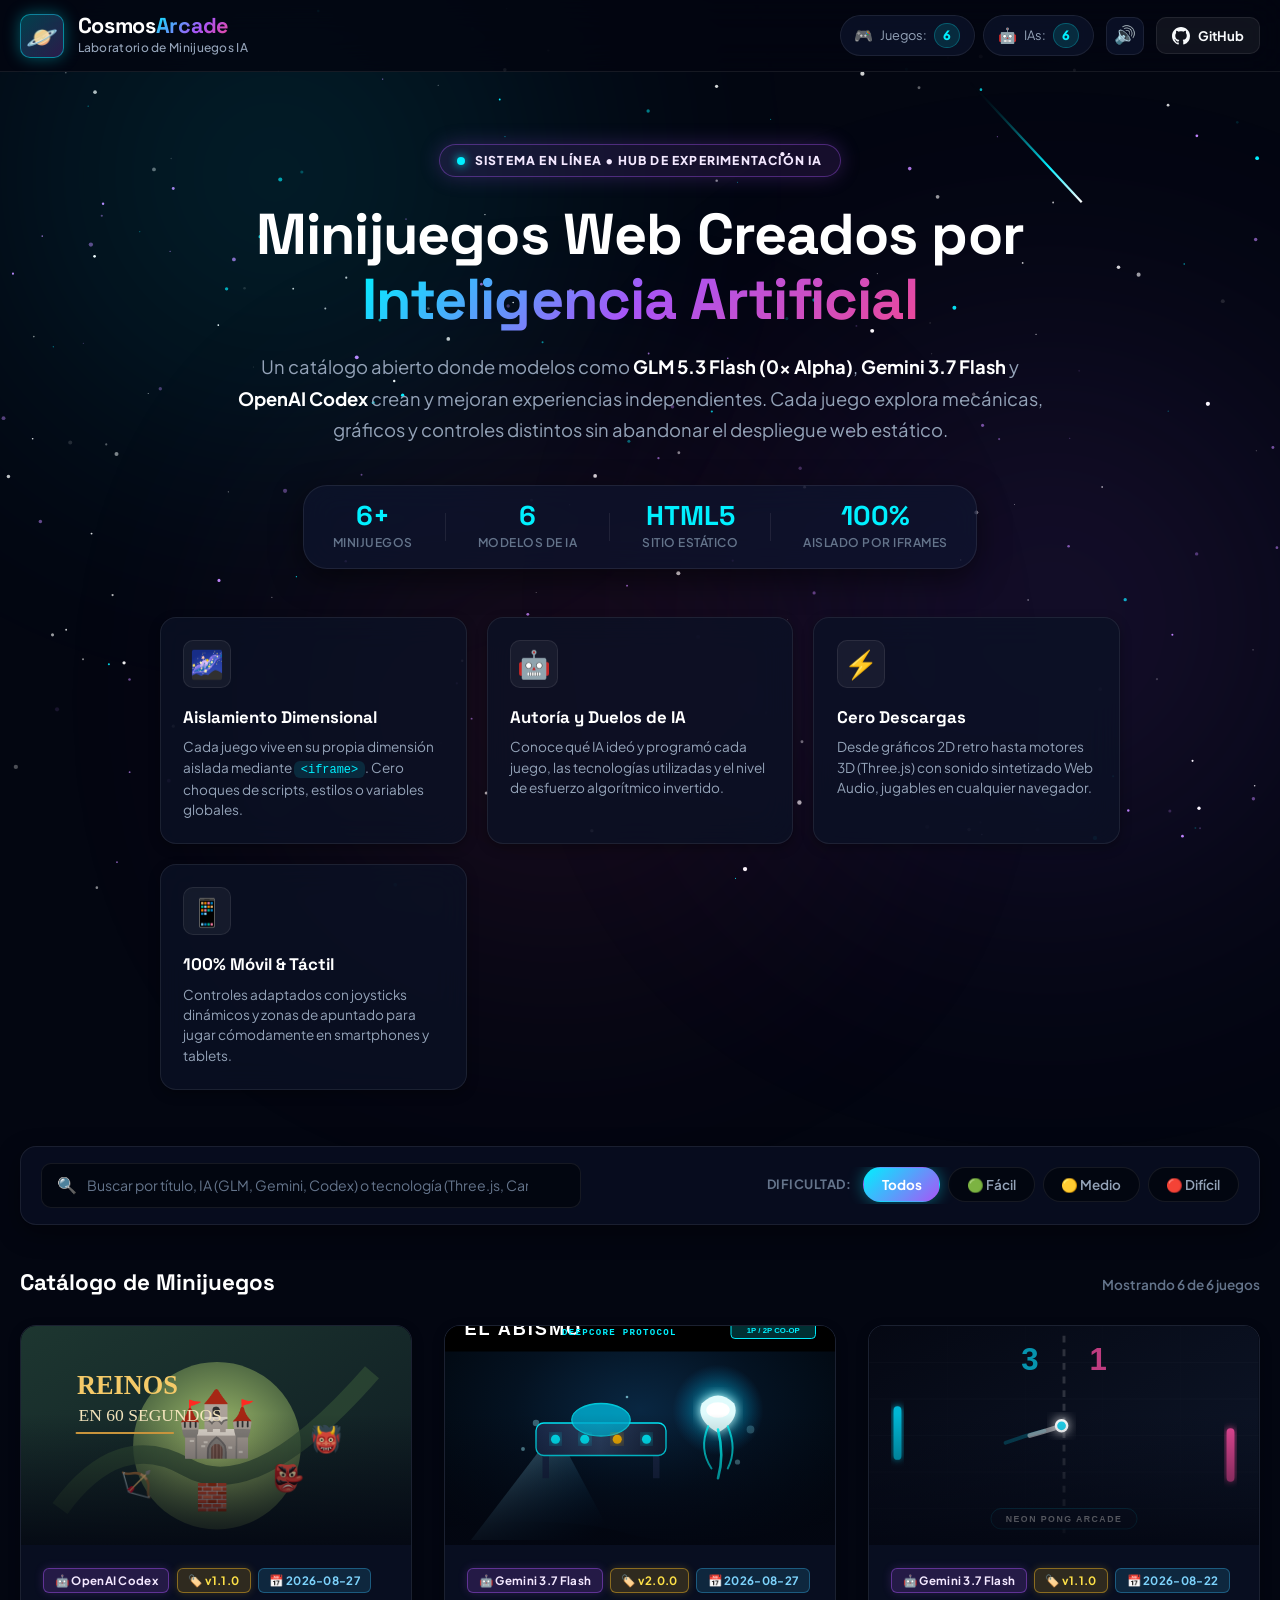
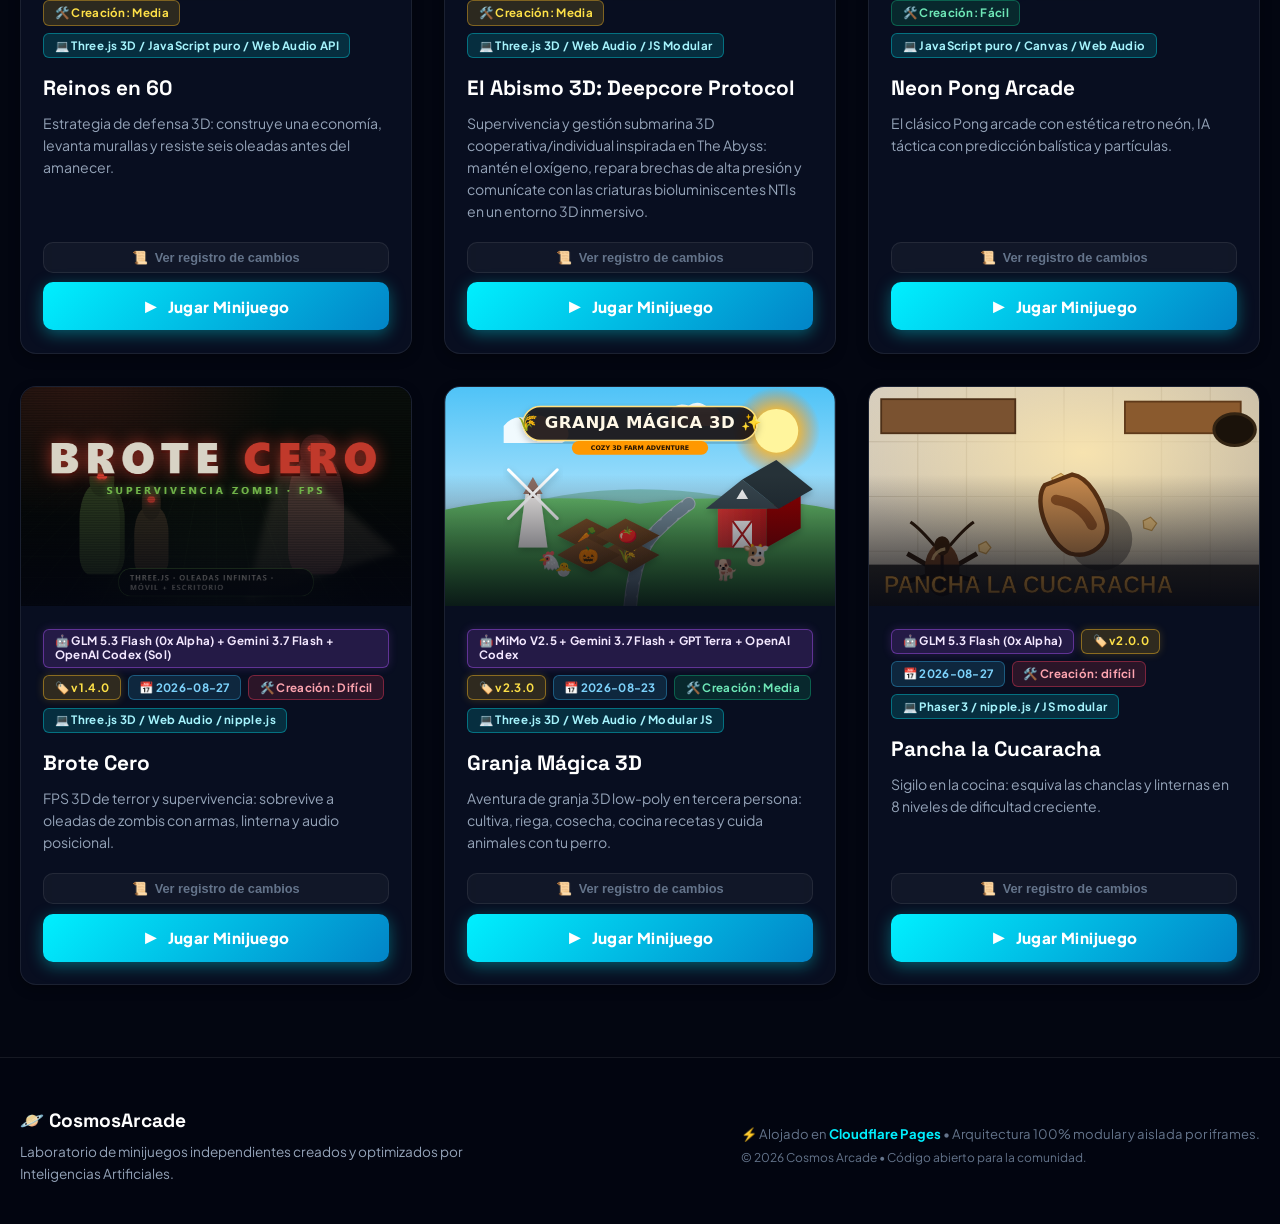
<file: index.html>
<!DOCTYPE html>
<html lang="es">
<head>
  <meta charset="UTF-8">
  <meta name="viewport" content="width=device-width, initial-scale=1.0, maximum-scale=5.0, viewport-fit=cover">
  <title>Cosmos Arcade | Minijuegos web creados con IA</title>
  <meta name="description" content="Catálogo abierto de minijuegos web creados y mejorados por distintos modelos de inteligencia artificial. Seis experiencias jugables en un portal estático para PC y móvil.">
  <meta name="theme-color" content="#040711">
  <link rel="preconnect" href="https://fonts.googleapis.com">
  <link rel="preconnect" href="https://fonts.gstatic.com" crossorigin>
  <link href="https://fonts.googleapis.com/css2?family=Plus+Jakarta+Sans:wght@400;500;600;700;800;900&family=Space+Grotesk:wght@500;700;800&display=swap" rel="stylesheet">
  <link rel="stylesheet" href="styles.css">
</head>
<body>
  <!-- Fondo Estelar Interactivo -->
  <canvas id="starfield-canvas" class="starfield-canvas" aria-hidden="true"></canvas>
  <div class="nebula nebula-cyan" aria-hidden="true"></div>
  <div class="nebula nebula-purple" aria-hidden="true"></div>
  <div class="nebula nebula-pink" aria-hidden="true"></div>

  <!-- Navbar / Header Principal -->
  <header class="portal-header">
    <div class="header-container">
      <a href="#" class="brand" title="Cosmos Arcade">
        <div class="brand-badge-glow">
          <span class="brand-icon">🪐</span>
        </div>
        <div class="brand-text">
          <span class="brand-title">Cosmos<span>Arcade</span></span>
          <span class="tagline">Laboratorio de Minijuegos IA</span>
        </div>
      </a>
      
      <div class="header-actions">
        <div class="header-stats">
          <div class="stat-badge" title="Minijuegos disponibles en el catálogo">
            <span class="stat-icon">🎮</span>
            <span class="stat-label">Juegos:</span>
            <span id="game-count" class="stat-value">0</span>
          </div>
          <div class="stat-badge" title="Modelos de Inteligencia Artificial que han colaborado">
            <span class="stat-icon">🤖</span>
            <span class="stat-label">IAs:</span>
            <span id="ai-count" class="stat-value">2</span>
          </div>
        </div>

        <button id="sound-toggle" class="btn-icon-nav" title="Activar/Desactivar efectos de sonido" aria-label="Alternar sonido">
          <span id="sound-icon">🔊</span>
        </button>

        <a href="https://github.com/ElOmar3/minijuegos-random-con-ia" target="_blank" rel="noopener noreferrer" class="btn-github" title="Ver código fuente en GitHub">
          <svg class="gh-icon" viewBox="0 0 24 24" width="18" height="18" fill="currentColor">
            <path d="M12 0C5.37 0 0 5.37 0 12c0 5.31 3.435 9.795 8.205 11.385.6.105.825-.255.825-.57 0-.285-.015-1.23-.015-2.235-3.015.555-3.795-.735-4.035-1.41-.135-.345-.72-1.41-1.23-1.695-.42-.225-1.02-.78-.015-.795.945-.015 1.62.87 1.845 1.23 1.08 1.815 2.805 1.305 3.495.99.105-.78.42-1.305.765-1.605-2.67-.3-5.46-1.335-5.46-5.925 0-1.305.465-2.385 1.23-3.225-.12-.3-.54-1.53.12-3.18 0 0 1.005-.315 3.3 1.23.96-.27 1.98-.405 3-.405s2.04.135 3 .405c2.295-1.56 3.3-1.23 3.3-1.23.66 1.65.24 2.88.12 3.18.765.84 1.23 1.905 1.23 3.225 0 4.605-2.805 5.625-5.475 5.925.435.375.81 1.095.81 2.22 0 1.605-.015 2.895-.015 3.3 0 .315.225.69.825.57A12.02 12.02 0 0024 12c0-6.63-5.37-12-12-12z"/>
          </svg>
          <span class="gh-text">GitHub</span>
        </a>
      </div>
    </div>
  </header>

  <!-- Hero Section: Explicación y Misión del Proyecto -->
  <section class="hero-section">
    <div class="hero-content">
      <div class="hero-status-pill">
        <span class="pulse-dot"></span>
        <span>SISTEMA EN LÍNEA • HUB DE EXPERIMENTACIÓN IA</span>
      </div>
      
      <h1 class="hero-title">
        Minijuegos Web Creados por <span class="gradient-text">Inteligencia Artificial</span>
      </h1>
      
      <p class="hero-desc">
        Un catálogo abierto donde modelos como <strong>GLM 5.3 Flash (0x Alpha)</strong>, <strong>Gemini 3.7 Flash</strong> y <strong>OpenAI Codex</strong> crean y mejoran experiencias independientes. Cada juego explora mecánicas, gráficos y controles distintos sin abandonar el despliegue web estático.
      </p>

      <!-- Métricas del Proyecto -->
      <div class="metrics-strip">
        <div class="metric-item">
          <span class="metric-number" id="metric-games">2+</span>
          <span class="metric-label">Minijuegos</span>
        </div>
        <div class="metric-divider"></div>
        <div class="metric-item">
          <span class="metric-number" id="metric-ais">2</span>
          <span class="metric-label">Modelos de IA</span>
        </div>
        <div class="metric-divider"></div>
        <div class="metric-item">
          <span class="metric-number">HTML5</span>
          <span class="metric-label">Sitio Estático</span>
        </div>
        <div class="metric-divider"></div>
        <div class="metric-item">
          <span class="metric-number">100%</span>
          <span class="metric-label">Aislado por Iframes</span>
        </div>
      </div>

      <!-- Grid de Pilares del Proyecto -->
      <div class="project-pillars">
        <div class="pillar-card">
          <div class="pillar-icon-box">🌌</div>
          <div class="pillar-info">
            <h3>Aislamiento Dimensional</h3>
            <p>Cada juego vive en su propia dimensión aislada mediante <code>&lt;iframe&gt;</code>. Cero choques de scripts, estilos o variables globales.</p>
          </div>
        </div>

        <div class="pillar-card">
          <div class="pillar-icon-box">🤖</div>
          <div class="pillar-info">
            <h3>Autoría y Duelos de IA</h3>
            <p>Conoce qué IA ideó y programó cada juego, las tecnologías utilizadas y el nivel de esfuerzo algorítmico invertido.</p>
          </div>
        </div>

        <div class="pillar-card">
          <div class="pillar-icon-box">⚡</div>
          <div class="pillar-info">
            <h3>Cero Descargas</h3>
            <p>Desde gráficos 2D retro hasta motores 3D (Three.js) con sonido sintetizado Web Audio, jugables en cualquier navegador.</p>
          </div>
        </div>

        <div class="pillar-card">
          <div class="pillar-icon-box">📱</div>
          <div class="pillar-info">
            <h3>100% Móvil & Táctil</h3>
            <p>Controles adaptados con joysticks dinámicos y zonas de apuntado para jugar cómodamente en smartphones y tablets.</p>
          </div>
        </div>
      </div>
    </div>
  </section>

  <!-- Barra de Filtros y Búsqueda -->
  <section class="controls-section" id="gallery-controls">
    <div class="controls-container">
      <div class="search-box">
        <span class="search-icon">🔍</span>
        <input 
          type="search" 
          id="search-input" 
          placeholder="Buscar por título, IA (GLM, Gemini, Codex) o tecnología (Three.js, Canvas)..."
          autocomplete="off"
          aria-label="Buscar minijuegos"
        >
        <button id="clear-search-btn" class="clear-search-btn hidden" title="Limpiar búsqueda" aria-label="Limpiar búsqueda">✕</button>
      </div>

      <div class="filter-group">
        <span class="filter-label">Dificultad:</span>
        <div class="filter-chips" id="filter-chips" role="tablist">
          <button class="chip active" data-difficulty="all" role="tab" aria-selected="true">Todos</button>
          <button class="chip" data-difficulty="fácil" role="tab" aria-selected="false">🟢 Fácil</button>
          <button class="chip" data-difficulty="medio" role="tab" aria-selected="false">🟡 Medio</button>
          <button class="chip" data-difficulty="difícil" role="tab" aria-selected="false">🔴 Difícil</button>
        </div>
      </div>
    </div>
  </section>

  <!-- Galería de Juegos -->
  <main class="portal-main">
    <section class="gallery-section" aria-label="Catálogo de minijuegos">
      <div class="gallery-header-row">
        <h2 class="gallery-heading">Catálogo de Minijuegos</h2>
        <span id="results-count" class="results-count">Mostrando 2 juegos</span>
      </div>

      <div id="games-grid" class="games-grid" aria-live="polite">
        <div class="loading-state">
          <div class="spinner"></div>
          <p>Sintonizando la frecuencia galáctica...</p>
        </div>
      </div>

      <div id="empty-state" class="empty-state hidden">
        <span class="empty-icon">🛸</span>
        <h3>No se encontraron minijuegos</h3>
        <p>No hay juegos que coincidan con los filtros seleccionados.</p>
        <button id="reset-filters-btn" class="btn-secondary">Restablecer todos los filtros</button>
      </div>
    </section>
  </main>

  <!-- Modal / Overlay de Juego Aislado (Iframe) -->
  <div id="game-overlay" class="game-overlay hidden" aria-hidden="true" role="dialog" aria-modal="true">
    <div class="game-overlay-header">
      <div class="game-overlay-left">
        <button id="back-btn" class="btn-back" title="Volver a la galería (Esc)">
          <span class="btn-back-arrow">←</span>
          <span class="btn-back-text">Volver</span>
          <kbd class="shortcut-kbd">ESC</kbd>
        </button>
        
        <div class="game-info-compact">
          <h2 id="current-game-title">Nombre del Juego</h2>
          <div class="game-meta-badges">
            <span id="current-game-ai" class="badge badge-ai" title="IA que programó este juego">🤖 Gemini 3.7 Flash</span>
            <span id="current-game-version" class="badge badge-version" title="Versión actual">🏷️ v1.0.0</span>
            <span id="current-game-updated" class="badge badge-updated" title="Fecha de última modificación">📅 23/08/2026</span>
            <span id="current-game-difficulty" class="badge badge-difficulty" title="Dificultad de desarrollo">🛠️ Creación: Fácil</span>
            <span id="current-game-tech" class="badge badge-tech" title="Tecnologías utilizadas">💻 JavaScript</span>
          </div>
        </div>
      </div>

      <div class="game-overlay-actions">
        <button id="changelog-btn" class="btn-action btn-changelog-header" title="Ver registro de cambios y novedades" aria-label="Ver cambios">
          <span>📜</span> <span class="btn-action-text">Novedades</span>
        </button>
        <button id="reload-game-btn" class="btn-action" title="Reiniciar juego" aria-label="Reiniciar juego">
          <span>🔄</span>
        </button>
        <button id="fullscreen-btn" class="btn-action" title="Pantalla completa" aria-label="Pantalla completa">
          <span id="fullscreen-icon">⛶</span>
        </button>
      </div>
    </div>

    <div class="game-frame-wrapper" id="game-frame-wrapper">
      <iframe 
        id="game-iframe" 
        class="game-iframe" 
        src="about:blank"
        title="Ventana del minijuego"
        allow="autoplay; fullscreen; gamepad; xr-spatial-tracking; pointer-lock"
        loading="lazy">
      </iframe>
    </div>
  </div>

  <!-- Modal Global de Registro de Cambios / Novedades -->
  <div id="changelog-modal" class="portal-modal-overlay hidden" aria-hidden="true" role="dialog" aria-modal="true">
    <div class="portal-modal-card">
      <div class="portal-modal-header">
        <div class="portal-modal-title-box">
          <span class="portal-modal-icon">📜</span>
          <div>
            <h3 id="modal-game-title" class="portal-modal-title">Registro de Cambios</h3>
            <div class="portal-modal-meta">
              <span id="modal-game-version" class="badge badge-version">🏷️ v1.0.0</span>
              <span id="modal-game-date" class="badge badge-updated">📅 23/08/2026</span>
              <span id="modal-game-ai" class="badge badge-ai">🤖 IA</span>
            </div>
          </div>
        </div>
        <button id="close-changelog-btn" class="portal-modal-close" aria-label="Cerrar modal">✕</button>
      </div>
      <div class="portal-modal-body">
        <h4 class="changelog-section-title">✨ Últimas Mejoras & Modificaciones:</h4>
        <ul id="modal-changelog-list" class="changelog-list"></ul>
      </div>
      <div class="portal-modal-footer">
        <button id="modal-play-btn" class="btn-play modal-btn-play">
          <span>▶</span> Jugar Minijuego
        </button>
      </div>
    </div>
  </div>

  <!-- Footer Galáctico -->
  <footer class="portal-footer">
    <div class="footer-container">
      <div class="footer-brand">
        <span class="footer-logo">🪐 CosmosArcade</span>
        <p class="footer-desc">Laboratorio de minijuegos independientes creados y optimizados por Inteligencias Artificiales.</p>
      </div>
      <div class="footer-meta">
        <p>⚡ Alojado en <strong>Cloudflare Pages</strong> • Arquitectura 100% modular y aislada por iframes.</p>
        <p class="copyright">© 2026 Cosmos Arcade • Código abierto para la comunidad.</p>
      </div>
    </div>
  </footer>

  <script src="main.js?v=2.6.0"></script>
</body>
</html>
</file>
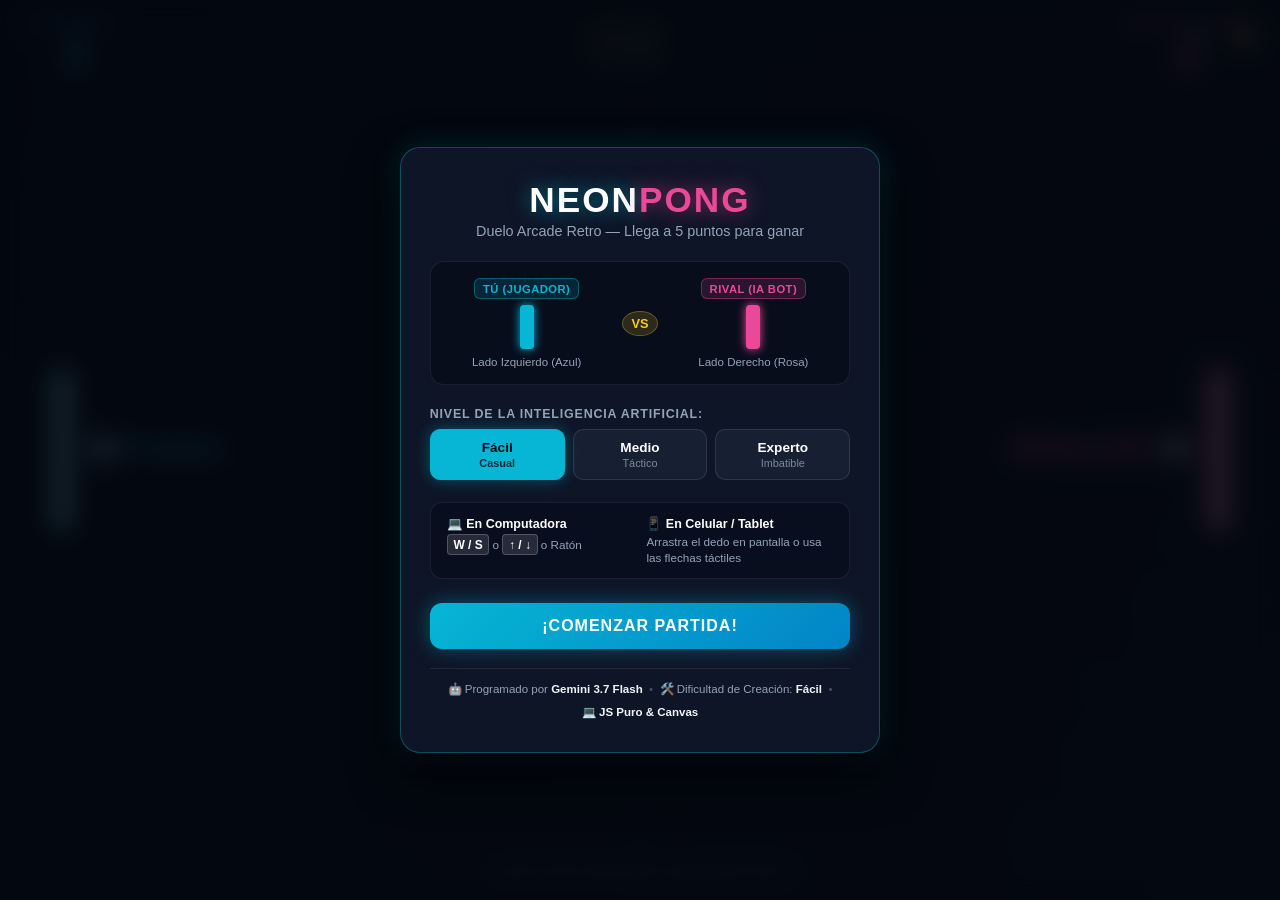
<file: games/neon-pong/index.html>
<!DOCTYPE html>
<html lang="es">
<head>
  <meta charset="UTF-8">
  <meta name="viewport" content="width=device-width, initial-scale=1.0, maximum-scale=1.0, user-scalable=no">
  <title>Neon Pong Arcade</title>
  <link rel="stylesheet" href="style.css">
</head>
<body>
  <div class="game-container" id="game-container">
    <!-- Game Canvas -->
    <canvas id="game-canvas"></canvas>

    <!-- In-Game HUD -->
    <header class="hud" id="hud">
      <div class="hud-score-player">
        <div class="player-tag">
          <span class="player-dot cyan"></span>
          <span class="player-label">TÚ (AZUL)</span>
        </div>
        <span class="score-value" id="player-score">0</span>
      </div>

      <div class="hud-center">
        <div class="rally-counter" id="rally-counter">
          <span class="rally-label">RALLY</span>
          <span class="rally-value" id="rally-value">0</span>
        </div>
        <div class="high-score-display">
          <span>RÉCORD: </span>
          <strong id="high-score-value">0</strong>
        </div>
      </div>

      <div class="hud-score-ai">
        <div class="player-tag">
          <span class="player-dot pink"></span>
          <span class="player-label">IA BOT (ROSA)</span>
        </div>
        <span class="score-value" id="ai-score">0</span>
      </div>
    </header>

    <!-- Top Floating Controls -->
    <div class="floating-controls">
      <button id="sound-btn" class="icon-btn" title="Activar/Desactivar Sonido" aria-label="Sonido">
        <span id="sound-icon">🔊</span>
      </button>
      <button id="pause-btn" class="icon-btn" title="Pausar (P)" aria-label="Pausa">
        <span>⏸️</span>
      </button>
    </div>

    <!-- Mobile On-Screen Virtual Buttons (Opcional para jugar con botones o toque directo) -->
    <div class="mobile-controls" id="mobile-controls">
      <button class="mobile-btn" id="btn-touch-up" aria-label="Subir">▲</button>
      <button class="mobile-btn" id="btn-touch-down" aria-label="Bajar">▼</button>
    </div>

    <!-- Screen Overlays -->

    <!-- 1. Start Menu Overlay -->
    <div class="overlay" id="start-screen">
      <div class="modal-card">
        <h1 class="glow-title">NEON<span>PONG</span></h1>
        <p class="subtitle">Duelo Arcade Retro — Llega a 5 puntos para ganar</p>
        
        <!-- Identificación clara de Jugadores -->
        <div class="roles-guide">
          <div class="role-box role-player">
            <span class="role-badge cyan-badge">TÚ (JUGADOR)</span>
            <div class="paddle-preview cyan-paddle"></div>
            <p>Lado Izquierdo (Azul)</p>
          </div>
          <div class="vs-badge">VS</div>
          <div class="role-box role-ai">
            <span class="role-badge pink-badge">RIVAL (IA BOT)</span>
            <div class="paddle-preview pink-paddle"></div>
            <p>Lado Derecho (Rosa)</p>
          </div>
        </div>

        <!-- Selector de Dificultad -->
        <div class="difficulty-picker">
          <label>Nivel de la Inteligencia Artificial:</label>
          <div class="difficulty-buttons">
            <button class="diff-btn active" data-diff="easy">
              <strong>Fácil</strong>
              <span>Casual</span>
            </button>
            <button class="diff-btn" data-diff="medium">
              <strong>Medio</strong>
              <span>Táctico</span>
            </button>
            <button class="diff-btn" data-diff="hard">
              <strong>Experto</strong>
              <span>Imbatible</span>
            </button>
          </div>
        </div>

        <!-- Guía de Controles Clara -->
        <div class="controls-guide">
          <div class="control-col">
            <strong>💻 En Computadora</strong>
            <p><span class="key-tag">W / S</span> o <span class="key-tag">↑ / ↓</span> o Ratón</p>
          </div>
          <div class="control-col">
            <strong>📱 En Celular / Tablet</strong>
            <p>Arrastra el dedo en pantalla o usa las flechas táctiles</p>
          </div>
        </div>

        <button id="start-btn" class="btn-cta">¡COMENZAR PARTIDA!</button>

        <div class="ai-credit-footer">
          <span>🤖 Programado por <strong>Gemini 3.7 Flash</strong></span>
          <span class="credit-divider">•</span>
          <span>🛠️ Dificultad de Creación: <strong>Fácil</strong></span>
          <span class="credit-divider">•</span>
          <span>💻 <strong>JS Puro & Canvas</strong></span>
        </div>
      </div>
    </div>

    <!-- 2. Pause Overlay -->
    <div class="overlay hidden" id="pause-screen">
      <div class="modal-card">
        <h2 class="glow-title-secondary">PARTIDA PAUSADA</h2>
        <p class="subtitle">Tú (Azul) vs IA (Rosa)</p>
        <div class="modal-actions">
          <button id="resume-btn" class="btn-cta">Continuar</button>
          <button id="restart-btn" class="btn-secondary">Reiniciar Partida</button>
        </div>
      </div>
    </div>

    <!-- 3. Game Over Overlay -->
    <div class="overlay hidden" id="gameover-screen">
      <div class="modal-card">
        <h2 id="gameover-title" class="glow-title-secondary">¡VICTORIA!</h2>
        <p id="gameover-desc" class="subtitle">¡Has superado a la inteligencia artificial!</p>
        
        <div class="stats-summary">
          <div class="summary-box">
            <span>Rally Máximo</span>
            <strong id="summary-max-rally">0</strong>
          </div>
          <div class="summary-box">
            <span>Marcador Final</span>
            <strong id="summary-final-score">5 - 3</strong>
          </div>
        </div>

        <button id="play-again-btn" class="btn-cta">JUGAR DE NUEVO</button>
      </div>
    </div>

    <!-- Mobile Touch Hint -->
    <div class="touch-hint" id="touch-hint">
      Desliza tu dedo verticalmente en la pantalla para moverte
    </div>
  </div>

  <script type="module" src="script.js"></script>
</body>
</html>
</file>
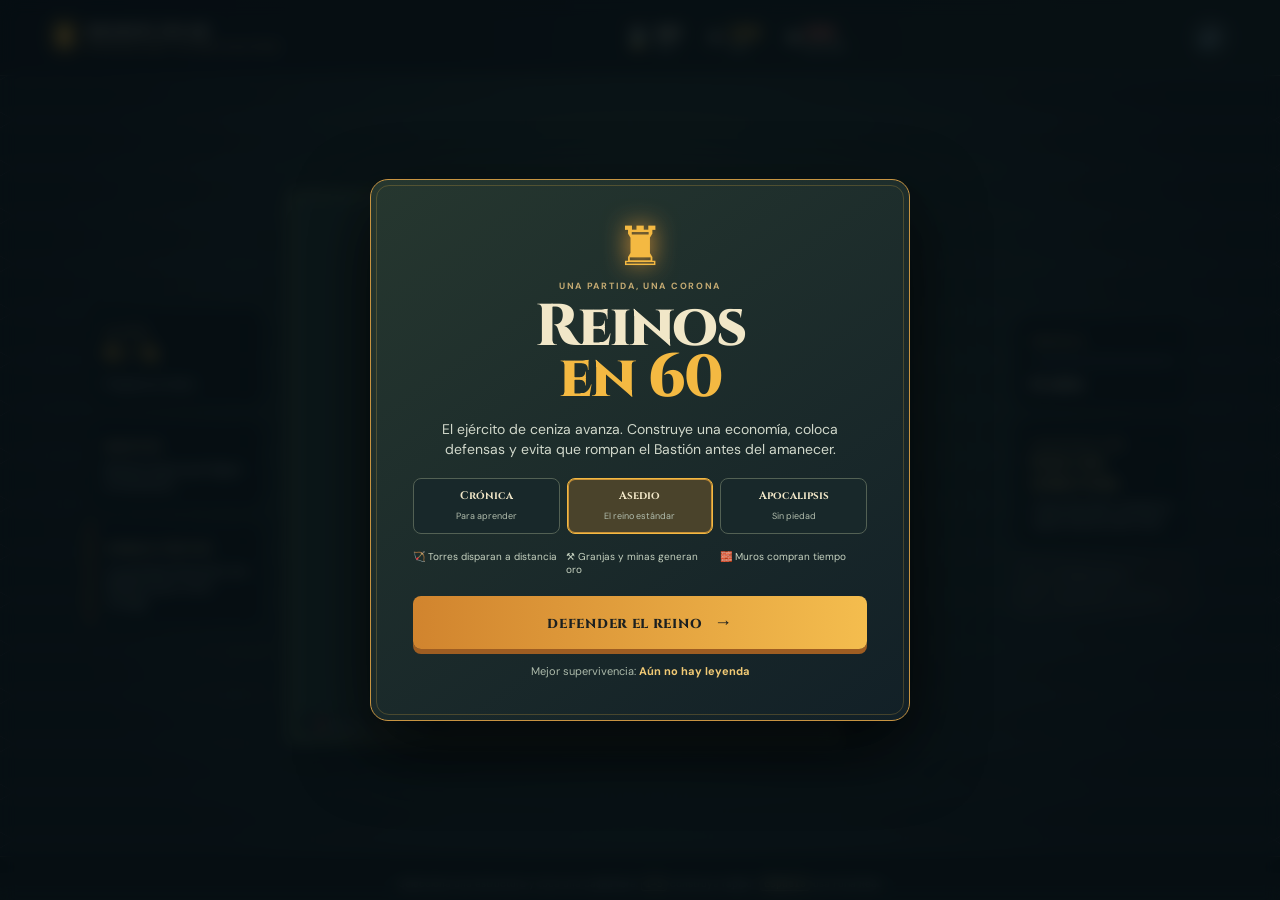
<file: games/reinos-en-60/index.html>
<!doctype html>
<html lang="es">
<head>
  <meta charset="utf-8">
  <meta name="viewport" content="width=device-width, initial-scale=1, viewport-fit=cover">
  <title>Reinos en 60</title>
  <link rel="stylesheet" href="style.css">
</head>
<body>
  <main class="game-shell">
    <header class="hud">
      <div class="brand"><span>♜</span><div><b>REINOS EN 60</b><small>DEFENSA DEL ÚLTIMO BASTIÓN</small></div></div>
      <div class="stats">
        <div class="stat time"><span>⌛</span><b id="time">60</b><small>SEG</small></div>
        <div class="stat gold"><span>✦</span><b id="gold">120</b><small>ORO</small></div>
        <div class="stat heart"><span>♥</span><b id="health">100</b><small>BASTIÓN</small></div>
      </div>
      <button class="round-btn" id="sound" aria-label="Alternar sonido">🔊</button>
    </header>

    <section class="battle-area">
      <aside class="mission-panel">
        <div class="wave-card"><span class="eyebrow">OLEADA</span><strong id="wave">0 / 6</strong><p id="waveHint">Prepara el reino</p></div>
        <div class="objective"><b>OBJETIVO</b><p>Resiste hasta que llegue el amanecer.</p></div>
        <div class="tips"><b>CONSEJO TÁCTICO</b><p id="tip">Las granjas financian una defensa que crece contigo.</p></div>
      </aside>

      <section class="kingdom-wrap" aria-label="Campo de batalla">
        <div id="battlefield" class="battlefield" aria-label="Mapa de construcción"></div>
        <div id="toast" class="toast" aria-live="polite"></div>
        <div class="legend"><span class="enemy-dot"></span> Invasores <span class="ally-dot"></span> Defensas</div>
      </section>

      <aside class="intel-panel">
        <div class="threat"><span class="eyebrow">AMENAZA</span><div class="threat-meter"><i id="threatFill"></i></div><b id="threatText">En calma</b></div>
        <div class="build-readout"><span class="eyebrow">CONSTRUCCIÓN</span><b id="selectedName">Elige una estructura</b><p id="selectedDesc">Cada decisión cambia la supervivencia del reino.</p></div>
        <button id="ability" class="ability" disabled><span>☄</span><div><b>FURIA REAL</b><small id="abilityText">Disponible al comenzar</small></div></button>
      </aside>
    </section>

    <section class="build-bar" id="buildBar" aria-label="Edificios disponibles"></section>
    <p class="help">Selecciona una estructura y toca una casilla libre. <kbd>1–5</kbd> construye rápido · <kbd>Espacio</kbd> usa Furia Real.</p>
  </main>

  <div id="startModal" class="overlay">
    <section class="modal">
      <div class="crest">♜</div>
      <p class="eyebrow">UNA PARTIDA, UNA CORONA</p>
      <h1>Reinos<br><em>en 60</em></h1>
      <p class="intro">El ejército de ceniza avanza. Construye una economía, coloca defensas y evita que rompan el Bastión antes del amanecer.</p>
      <div class="difficulty" role="group" aria-label="Dificultad">
        <button data-difficulty="relaxed"><b>Crónica</b><small>Para aprender</small></button>
        <button data-difficulty="normal" class="active"><b>Asedio</b><small>El reino estándar</small></button>
        <button data-difficulty="hard"><b>Apocalipsis</b><small>Sin piedad</small></button>
      </div>
      <div class="how"><span>🏹 Torres disparan a distancia</span><span>⚒ Granjas y minas generan oro</span><span>🧱 Muros compran tiempo</span></div>
      <button id="start" class="primary">DEFENDER EL REINO <span>→</span></button>
      <p class="record">Mejor supervivencia: <b id="record">—</b></p>
    </section>
  </div>

  <div id="endModal" class="overlay hidden">
    <section class="modal result">
      <div id="resultIcon" class="crest">♛</div>
      <p id="resultLabel" class="eyebrow">EL AMANECER LLEGÓ</p>
      <h2 id="resultTitle">¡El reino resiste!</h2>
      <p id="resultCopy" class="intro"></p>
      <div class="result-stats"><div><small>OLEADAS</small><b id="finalWaves">0</b></div><div><small>INVASORES</small><b id="finalKills">0</b></div><div><small>ORO GANADO</small><b id="finalGold">0</b></div></div>
      <button id="again" class="primary">OTRA PARTIDA <span>↻</span></button>
    </section>
  </div>
  <script src="../farm-game/three.min.js"></script>
  <script src="game.js"></script>
</body>
</html>
</file>
<file: styles.css>
/* ==========================================================================
   COSMOS ARCADE — SISTEMA DE ESTILOS DEL HUB (100% RESPONSIVO & CÓSMICO)
   ========================================================================== */

:root {
  /* Paleta Cósmica */
  --bg-cosmos: #030611;
  --bg-surface-1: rgba(11, 18, 38, 0.75);
  --bg-surface-2: rgba(18, 28, 58, 0.85);
  --bg-surface-glass: rgba(14, 22, 48, 0.65);
  --bg-overlay: #010308;

  /* Bordes y Resplandores */
  --border-subtle: rgba(255, 255, 255, 0.08);
  --border-medium: rgba(255, 255, 255, 0.15);
  --border-glow-cyan: rgba(0, 240, 255, 0.4);
  --border-glow-purple: rgba(168, 85, 247, 0.4);

  /* Tipografía y Textos */
  --text-main: #f8fafc;
  --text-muted: #94a3b8;
  --text-dim: #64748b;
  --font-sans: 'Plus Jakarta Sans', -apple-system, BlinkMacSystemFont, "Segoe UI", Roboto, sans-serif;
  --font-heading: 'Space Grotesk', -apple-system, BlinkMacSystemFont, "Segoe UI", sans-serif;

  /* Acentos Cósmicos */
  --cyan-neon: #00f0ff;
  --purple-neon: #a855f7;
  --pink-neon: #ec4899;
  --gold-neon: #fbbf24;
  --emerald-neon: #10b981;
  --rose-neon: #f43f5e;

  /* Radio de Bordes */
  --radius-xs: 6px;
  --radius-sm: 10px;
  --radius-md: 16px;
  --radius-lg: 24px;
  --radius-full: 9999px;

  /* Sombras y Luces */
  --shadow-sm: 0 4px 12px rgba(0, 0, 0, 0.3);
  --shadow-md: 0 10px 30px rgba(0, 0, 0, 0.5);
  --shadow-cosmic: 0 16px 40px -8px rgba(0, 0, 0, 0.7), 0 0 30px rgba(0, 240, 255, 0.18);
  --shadow-glow-cyan: 0 0 25px rgba(0, 240, 255, 0.45);
  --shadow-glow-purple: 0 0 25px rgba(168, 85, 247, 0.45);

  /* Transiciones */
  --transition-fast: 0.15s ease;
  --transition-normal: 0.28s cubic-bezier(0.16, 1, 0.3, 1);
  --transition-bounce: 0.45s cubic-bezier(0.34, 1.56, 0.64, 1);
}

/* Reset y Configuración Base */
*, *::before, *::after {
  box-sizing: border-box;
  margin: 0;
  padding: 0;
  -webkit-tap-highlight-color: transparent;
}

html {
  font-size: 16px;
  scroll-behavior: smooth;
  color-scheme: dark;
}

body {
  min-height: 100vh;
  min-height: 100dvh;
  background-color: var(--bg-cosmos);
  color: var(--text-main);
  font-family: var(--font-sans);
  line-height: 1.6;
  overflow-x: hidden;
  position: relative;
  padding-bottom: env(safe-area-inset-bottom, 0);
}

/* ==========================================================================
   FONDO ESTELAR INTERACTIVO Y NEBULOSAS
   ========================================================================== */

.starfield-canvas {
  position: fixed;
  inset: 0;
  width: 100vw;
  height: 100vh;
  z-index: 0;
  pointer-events: none;
}

.nebula {
  position: fixed;
  border-radius: 50%;
  filter: blur(140px);
  pointer-events: none;
  z-index: 0;
  opacity: 0.24;
  animation: nebulaFloat 16s ease-in-out infinite alternate;
}

.nebula-cyan {
  width: min(650px, 90vw);
  height: min(650px, 90vw);
  top: -150px;
  left: -50px;
  background: radial-gradient(circle, var(--cyan-neon), transparent 70%);
}

.nebula-purple {
  width: min(700px, 95vw);
  height: min(700px, 95vw);
  top: 30%;
  right: -120px;
  background: radial-gradient(circle, var(--purple-neon), transparent 70%);
  animation-delay: -5s;
}

.nebula-pink {
  width: min(600px, 85vw);
  height: min(600px, 85vw);
  bottom: -100px;
  left: 20%;
  background: radial-gradient(circle, var(--pink-neon), transparent 70%);
  animation-delay: -10s;
}

@keyframes nebulaFloat {
  0% { transform: scale(1) translate(0, 0); opacity: 0.2; }
  50% { transform: scale(1.12) translate(40px, 25px); opacity: 0.28; }
  100% { transform: scale(0.95) translate(-25px, 15px); opacity: 0.22; }
}

/* ==========================================================================
   NAVBAR / HEADER PRINCIPAL
   ========================================================================== */

.portal-header {
  position: sticky;
  top: 0;
  z-index: 100;
  backdrop-filter: blur(20px);
  -webkit-backdrop-filter: blur(20px);
  background: rgba(3, 6, 17, 0.82);
  border-bottom: 1px solid var(--border-subtle);
  padding: 0.85rem 1.25rem;
  transition: var(--transition-normal);
}

.header-container {
  max-width: 1280px;
  margin: 0 auto;
  display: flex;
  justify-content: space-between;
  align-items: center;
  gap: 1rem;
}

.brand {
  display: flex;
  align-items: center;
  gap: 0.85rem;
  text-decoration: none;
  color: inherit;
}

.brand-badge-glow {
  width: 44px;
  height: 44px;
  border-radius: var(--radius-sm);
  background: linear-gradient(135deg, rgba(0, 240, 255, 0.25), rgba(168, 85, 247, 0.25));
  border: 1px solid rgba(0, 240, 255, 0.45);
  display: flex;
  align-items: center;
  justify-content: center;
  box-shadow: 0 0 16px rgba(0, 240, 255, 0.35);
  flex-shrink: 0;
  transition: var(--transition-bounce);
}

.brand:hover .brand-badge-glow {
  transform: rotate(12deg) scale(1.08);
  box-shadow: 0 0 25px rgba(0, 240, 255, 0.6);
}

.brand-icon {
  font-size: 1.6rem;
  line-height: 1;
}

.brand-text {
  display: flex;
  flex-direction: column;
}

.brand-title {
  font-family: var(--font-heading);
  font-size: 1.35rem;
  font-weight: 800;
  letter-spacing: -0.3px;
  line-height: 1.1;
  color: #ffffff;
}

.brand-title span {
  background: linear-gradient(135deg, var(--cyan-neon) 0%, var(--purple-neon) 60%, var(--pink-neon) 100%);
  -webkit-background-clip: text;
  -webkit-text-fill-color: transparent;
}

.tagline {
  font-size: 0.75rem;
  color: var(--text-muted);
  font-weight: 500;
  letter-spacing: 0.3px;
}

.header-actions {
  display: flex;
  align-items: center;
  gap: 0.75rem;
}

.header-stats {
  display: flex;
  gap: 0.5rem;
}

.stat-badge {
  display: flex;
  align-items: center;
  gap: 0.45rem;
  padding: 0.4rem 0.85rem;
  background: var(--bg-surface-glass);
  backdrop-filter: blur(12px);
  border: 1px solid var(--border-subtle);
  border-radius: var(--radius-full);
  font-size: 0.8rem;
  color: var(--text-muted);
}

.stat-icon {
  font-size: 0.95rem;
}

.stat-value {
  font-weight: 800;
  color: var(--cyan-neon);
  background: rgba(0, 240, 255, 0.12);
  padding: 0.1rem 0.5rem;
  border-radius: var(--radius-full);
  border: 1px solid rgba(0, 240, 255, 0.25);
}

.btn-icon-nav {
  width: 38px;
  height: 38px;
  border-radius: var(--radius-sm);
  background: var(--bg-surface-glass);
  border: 1px solid var(--border-subtle);
  color: var(--text-main);
  display: flex;
  align-items: center;
  justify-content: center;
  font-size: 1.1rem;
  cursor: pointer;
  transition: var(--transition-fast);
}

.btn-icon-nav:hover {
  border-color: var(--cyan-neon);
  color: var(--cyan-neon);
  box-shadow: 0 0 14px rgba(0, 240, 255, 0.3);
}

.btn-github {
  display: inline-flex;
  align-items: center;
  gap: 0.5rem;
  padding: 0.45rem 0.95rem;
  background: rgba(255, 255, 255, 0.06);
  border: 1px solid var(--border-subtle);
  border-radius: var(--radius-sm);
  color: var(--text-main);
  text-decoration: none;
  font-size: 0.82rem;
  font-weight: 700;
  transition: var(--transition-fast);
}

.btn-github:hover {
  background: rgba(255, 255, 255, 0.12);
  border-color: rgba(255, 255, 255, 0.3);
  transform: translateY(-1px);
}

/* ==========================================================================
   HERO SECTION: PRESENTACIÓN Y EXPLICACIÓN
   ========================================================================== */

.hero-section {
  position: relative;
  z-index: 10;
  max-width: 1280px;
  margin: 0 auto;
  padding: clamp(2.5rem, 6vw, 4.5rem) 1.25rem clamp(2rem, 4vw, 3rem);
}

.hero-content {
  text-align: center;
  max-width: 960px;
  margin: 0 auto;
}

.hero-status-pill {
  display: inline-flex;
  align-items: center;
  gap: 0.6rem;
  padding: 0.35rem 1.1rem;
  background: rgba(168, 85, 247, 0.12);
  border: 1px solid rgba(168, 85, 247, 0.38);
  border-radius: var(--radius-full);
  font-size: 0.76rem;
  font-weight: 800;
  letter-spacing: 1.2px;
  color: #f3e8ff;
  margin-bottom: 1.6rem;
  box-shadow: 0 0 20px rgba(168, 85, 247, 0.25);
}

.pulse-dot {
  width: 8px;
  height: 8px;
  border-radius: 50%;
  background: var(--cyan-neon);
  box-shadow: 0 0 10px var(--cyan-neon);
  animation: pulseNeon 1.8s infinite;
}

@keyframes pulseNeon {
  0%, 100% { transform: scale(1); opacity: 1; }
  50% { transform: scale(1.4); opacity: 0.5; }
}

.hero-title {
  font-family: var(--font-heading);
  font-size: clamp(2rem, 5.5vw, 3.6rem);
  font-weight: 900;
  line-height: 1.12;
  letter-spacing: -0.8px;
  margin-bottom: 1.25rem;
  color: #ffffff;
}

.gradient-text {
  background: linear-gradient(135deg, var(--cyan-neon) 0%, var(--purple-neon) 50%, var(--pink-neon) 100%);
  -webkit-background-clip: text;
  -webkit-text-fill-color: transparent;
  display: inline-block;
}

.hero-desc {
  font-size: clamp(0.98rem, 2vw, 1.15rem);
  color: var(--text-muted);
  line-height: 1.7;
  max-width: 820px;
  margin: 0 auto 2.5rem;
}

.hero-desc strong {
  color: #ffffff;
}

/* Tira de Métricas */
.metrics-strip {
  display: inline-flex;
  align-items: center;
  justify-content: center;
  flex-wrap: wrap;
  gap: clamp(1rem, 3vw, 2rem);
  background: var(--bg-surface-glass);
  backdrop-filter: blur(16px);
  border: 1px solid var(--border-subtle);
  border-radius: var(--radius-lg);
  padding: 1rem 1.8rem;
  margin-bottom: 3rem;
  box-shadow: var(--shadow-md);
}

.metric-item {
  display: flex;
  flex-direction: column;
  align-items: center;
  gap: 0.2rem;
}

.metric-number {
  font-family: var(--font-heading);
  font-size: clamp(1.3rem, 2.8vw, 1.7rem);
  font-weight: 800;
  color: var(--cyan-neon);
  line-height: 1;
}

.metric-label {
  font-size: 0.75rem;
  font-weight: 600;
  letter-spacing: 0.5px;
  color: var(--text-dim);
  text-transform: uppercase;
}

.metric-divider {
  width: 1px;
  height: 28px;
  background: var(--border-subtle);
}

/* Pilares del Proyecto */
.project-pillars {
  display: grid;
  grid-template-columns: repeat(auto-fit, minmax(240px, 1fr));
  gap: 1.25rem;
  text-align: left;
}

.pillar-card {
  background: var(--bg-surface-1);
  backdrop-filter: blur(16px);
  border: 1px solid var(--border-subtle);
  border-radius: var(--radius-md);
  padding: 1.4rem;
  display: flex;
  flex-direction: column;
  gap: 1rem;
  transition: var(--transition-normal);
  box-shadow: var(--shadow-sm);
  position: relative;
  overflow: hidden;
}

.pillar-card::before {
  content: '';
  position: absolute;
  top: 0;
  left: 0;
  right: 0;
  height: 2px;
  background: linear-gradient(90deg, transparent, var(--cyan-neon), transparent);
  opacity: 0;
  transition: var(--transition-fast);
}

.pillar-card:hover {
  transform: translateY(-5px);
  border-color: var(--border-glow-cyan);
  background: var(--bg-surface-2);
  box-shadow: var(--shadow-cosmic);
}

.pillar-card:hover::before {
  opacity: 1;
}

.pillar-icon-box {
  width: 48px;
  height: 48px;
  border-radius: var(--radius-sm);
  background: rgba(255, 255, 255, 0.05);
  border: 1px solid var(--border-subtle);
  display: flex;
  align-items: center;
  justify-content: center;
  font-size: 1.7rem;
  flex-shrink: 0;
}

.pillar-info h3 {
  font-family: var(--font-heading);
  font-size: 1.05rem;
  font-weight: 700;
  margin-bottom: 0.4rem;
  color: #ffffff;
}

.pillar-info p {
  font-size: 0.85rem;
  color: var(--text-muted);
  line-height: 1.5;
}

.pillar-info code {
  background: rgba(0, 240, 255, 0.12);
  color: var(--cyan-neon);
  padding: 0.1rem 0.4rem;
  border-radius: var(--radius-xs);
  font-size: 0.88em;
  font-family: monospace;
}

/* ==========================================================================
   CONTROLES: BÚSQUEDA Y FILTROS
   ========================================================================== */

.controls-section {
  position: sticky;
  top: 65px;
  z-index: 90;
  max-width: 1280px;
  margin: 0 auto;
  padding: 0.5rem 1.25rem 1rem;
}

.controls-container {
  display: flex;
  flex-direction: column;
  gap: 1rem;
  background: rgba(8, 14, 32, 0.92);
  backdrop-filter: blur(20px);
  -webkit-backdrop-filter: blur(20px);
  border: 1px solid var(--border-subtle);
  border-radius: var(--radius-md);
  padding: 1rem 1.25rem;
  box-shadow: 0 8px 25px rgba(0, 0, 0, 0.4);
}

@media (min-width: 768px) {
  .controls-container {
    flex-direction: row;
    justify-content: space-between;
    align-items: center;
  }
}

.search-box {
  position: relative;
  flex: 1;
  max-width: 540px;
}

.search-icon {
  position: absolute;
  left: 1rem;
  top: 50%;
  transform: translateY(-50%);
  font-size: 1rem;
  color: var(--text-dim);
  pointer-events: none;
}

.search-box input {
  width: 100%;
  padding: 0.8rem 2.4rem 0.8rem 2.8rem;
  background: rgba(2, 4, 12, 0.75);
  border: 1px solid var(--border-subtle);
  border-radius: var(--radius-sm);
  color: var(--text-main);
  font-family: var(--font-sans);
  font-size: 0.92rem;
  outline: none;
  transition: var(--transition-fast);
}

.search-box input:focus {
  border-color: var(--cyan-neon);
  box-shadow: 0 0 16px rgba(0, 240, 255, 0.35);
  background: rgba(4, 8, 20, 0.95);
}

.search-box input::placeholder {
  color: var(--text-dim);
  font-size: 0.88rem;
}

.clear-search-btn {
  position: absolute;
  right: 0.75rem;
  top: 50%;
  transform: translateY(-50%);
  width: 24px;
  height: 24px;
  border-radius: 50%;
  background: rgba(255, 255, 255, 0.1);
  border: none;
  color: var(--text-muted);
  font-size: 0.75rem;
  display: flex;
  align-items: center;
  justify-content: center;
  cursor: pointer;
  transition: var(--transition-fast);
}

.clear-search-btn:hover {
  background: rgba(255, 255, 255, 0.2);
  color: #ffffff;
}

.filter-group {
  display: flex;
  align-items: center;
  gap: 0.75rem;
  overflow-x: auto;
  padding-bottom: 2px;
  -webkit-overflow-scrolling: touch;
}

.filter-label {
  font-size: 0.8rem;
  font-weight: 700;
  color: var(--text-dim);
  text-transform: uppercase;
  letter-spacing: 0.5px;
  white-space: nowrap;
  display: none;
}

@media (min-width: 992px) {
  .filter-label { display: block; }
}

.filter-chips {
  display: flex;
  gap: 0.5rem;
  flex-shrink: 0;
}

.chip {
  padding: 0.5rem 1.1rem;
  border-radius: var(--radius-full);
  border: 1px solid var(--border-subtle);
  background: rgba(2, 4, 12, 0.75);
  color: var(--text-muted);
  font-family: var(--font-sans);
  font-size: 0.84rem;
  font-weight: 600;
  cursor: pointer;
  transition: var(--transition-fast);
  white-space: nowrap;
}

.chip:hover {
  color: #ffffff;
  border-color: rgba(255, 255, 255, 0.3);
  background: rgba(18, 28, 58, 0.7);
}

.chip.active {
  background: linear-gradient(135deg, var(--cyan-neon), var(--purple-neon));
  color: #ffffff;
  border-color: transparent;
  box-shadow: 0 0 16px rgba(0, 240, 255, 0.4);
  font-weight: 700;
}

/* ==========================================================================
   GALERÍA DE JUEGOS
   ========================================================================== */

.portal-main {
  position: relative;
  z-index: 10;
  max-width: 1280px;
  margin: 0 auto;
  padding: 1.5rem 1.25rem 4.5rem;
}

.gallery-header-row {
  display: flex;
  justify-content: space-between;
  align-items: baseline;
  margin-bottom: 1.5rem;
}

.gallery-heading {
  font-family: var(--font-heading);
  font-size: 1.4rem;
  font-weight: 800;
  color: #ffffff;
}

.results-count {
  font-size: 0.85rem;
  color: var(--text-dim);
  font-weight: 600;
}

.games-grid {
  display: grid;
  grid-template-columns: repeat(auto-fill, minmax(min(100%, 340px), 1fr));
  gap: 2rem;
}

/* Tarjeta de Minijuego */
.game-card {
  background: var(--bg-surface-1);
  backdrop-filter: blur(18px);
  border: 1px solid var(--border-subtle);
  border-radius: var(--radius-md);
  overflow: hidden;
  display: flex;
  flex-direction: column;
  box-shadow: var(--shadow-sm);
  transition: var(--transition-normal);
  position: relative;
}

.game-card:hover {
  transform: translateY(-8px);
  border-color: var(--border-glow-cyan);
  box-shadow: var(--shadow-cosmic);
  background: var(--bg-surface-2);
}

.game-card-thumbnail-wrapper {
  position: relative;
  width: 100%;
  aspect-ratio: 16 / 9;
  background: #02040a;
  overflow: hidden;
}

.game-card-img {
  width: 100%;
  height: 100%;
  object-fit: cover;
  transition: transform 0.6s cubic-bezier(0.16, 1, 0.3, 1);
}

.game-card:hover .game-card-img {
  transform: scale(1.08);
}

.game-card-thumbnail-overlay {
  position: absolute;
  inset: 0;
  background: linear-gradient(0deg, rgba(3, 6, 17, 0.85) 0%, transparent 60%);
  pointer-events: none;
}

.game-card-body {
  padding: 1.4rem;
  display: flex;
  flex-direction: column;
  flex: 1;
}

.game-card-badges {
  display: flex;
  flex-wrap: wrap;
  gap: 0.45rem;
  margin-bottom: 0.85rem;
}

.badge {
  font-size: 0.72rem;
  font-weight: 700;
  letter-spacing: 0.3px;
  padding: 0.3rem 0.65rem;
  border-radius: var(--radius-xs);
  display: inline-flex;
  align-items: center;
  gap: 0.3rem;
  line-height: 1.2;
}

.badge-ai {
  background: rgba(168, 85, 247, 0.18);
  color: #f3e8ff;
  border: 1px solid rgba(168, 85, 247, 0.45);
  box-shadow: 0 0 10px rgba(168, 85, 247, 0.2);
}

.badge-difficulty[data-difficulty="fácil"] {
  background: rgba(16, 185, 129, 0.15);
  color: #6ee7b7;
  border: 1px solid rgba(16, 185, 129, 0.4);
}

.badge-difficulty[data-difficulty="medio"] {
  background: rgba(251, 191, 36, 0.15);
  color: #fde047;
  border: 1px solid rgba(251, 191, 36, 0.4);
}

.badge-difficulty[data-difficulty="difícil"] {
  background: rgba(244, 63, 94, 0.15);
  color: #fda4af;
  border: 1px solid rgba(244, 63, 94, 0.4);
}

.badge-tech {
  background: rgba(0, 240, 255, 0.14);
  color: #a5f3fc;
  border: 1px solid rgba(0, 240, 255, 0.35);
}

.badge-version {
  background: rgba(251, 191, 36, 0.16);
  color: #fde047;
  border: 1px solid rgba(251, 191, 36, 0.45);
  box-shadow: 0 0 8px rgba(251, 191, 36, 0.2);
}

.badge-updated {
  background: rgba(56, 189, 248, 0.14);
  color: #7dd3fc;
  border: 1px solid rgba(56, 189, 248, 0.35);
}

.game-card-title {
  font-family: var(--font-heading);
  font-size: 1.3rem;
  font-weight: 800;
  margin-bottom: 0.5rem;
  color: #ffffff;
}

.game-card-desc {
  font-size: 0.88rem;
  color: var(--text-muted);
  line-height: 1.55;
  margin-bottom: 1.2rem;
  flex: 1;
}

.game-card-footer {
  margin-top: auto;
  display: flex;
  flex-direction: column;
  gap: 0.6rem;
}

.btn-card-changelog {
  width: 100%;
  padding: 0.45rem 0.8rem;
  background: rgba(255, 255, 255, 0.04);
  border: 1px solid var(--border-subtle);
  border-radius: var(--radius-sm);
  color: var(--text-dim);
  font-size: 0.8rem;
  font-weight: 600;
  cursor: pointer;
  display: flex;
  align-items: center;
  justify-content: center;
  gap: 0.4rem;
  transition: var(--transition-fast);
}

.btn-card-changelog:hover {
  background: rgba(0, 240, 255, 0.1);
  color: var(--cyan-neon);
  border-color: rgba(0, 240, 255, 0.4);
}

.btn-play {
  width: 100%;
  min-height: 48px;
  display: flex;
  align-items: center;
  justify-content: center;
  gap: 0.6rem;
  padding: 0.75rem 1.4rem;
  background: linear-gradient(135deg, var(--cyan-neon), #0284c7);
  color: #ffffff;
  border: none;
  border-radius: var(--radius-sm);
  font-family: var(--font-sans);
  font-weight: 800;
  font-size: 0.95rem;
  letter-spacing: 0.4px;
  cursor: pointer;
  transition: var(--transition-normal);
  box-shadow: 0 4px 16px rgba(0, 240, 255, 0.35);
}

.btn-play:hover {
  background: linear-gradient(135deg, #38bdf8, #0369a1);
  box-shadow: 0 6px 24px rgba(0, 240, 255, 0.6);
  transform: translateY(-2px);
}

.btn-play:active {
  transform: translateY(0);
}

/* Modal de Registro de Cambios */
.portal-modal-overlay {
  position: fixed;
  inset: 0;
  background: rgba(3, 6, 17, 0.85);
  backdrop-filter: blur(20px);
  z-index: 10000;
  display: flex;
  align-items: center;
  justify-content: center;
  padding: 1.25rem;
  opacity: 1;
  visibility: visible;
  transition: opacity 0.25s ease, visibility 0.25s ease;
}

.portal-modal-overlay.hidden {
  opacity: 0;
  visibility: hidden;
  pointer-events: none;
}

.portal-modal-card {
  background: linear-gradient(160deg, rgba(14, 23, 47, 0.95), rgba(7, 12, 28, 0.98));
  border: 1px solid var(--border-glow-cyan);
  border-radius: var(--radius-md);
  box-shadow: 0 16px 48px rgba(0, 0, 0, 0.8), 0 0 30px rgba(0, 240, 255, 0.25);
  width: 100%;
  max-width: 580px;
  max-height: 85vh;
  display: flex;
  flex-direction: column;
  overflow: hidden;
  animation: modalPopIn 0.3s cubic-bezier(0.16, 1, 0.3, 1);
}

@keyframes modalPopIn {
  from { transform: scale(0.92) translateY(10px); opacity: 0; }
  to { transform: scale(1) translateY(0); opacity: 1; }
}

.portal-modal-header {
  display: flex;
  justify-content: space-between;
  align-items: flex-start;
  padding: 1.4rem 1.6rem;
  border-bottom: 1px solid var(--border-subtle);
  background: rgba(255, 255, 255, 0.02);
}

.portal-modal-title-box {
  display: flex;
  align-items: center;
  gap: 0.9rem;
}

.portal-modal-icon {
  font-size: 1.8rem;
}

.portal-modal-title {
  font-family: var(--font-heading);
  font-size: 1.3rem;
  font-weight: 800;
  color: #ffffff;
  margin-bottom: 0.35rem;
}

.portal-modal-meta {
  display: flex;
  flex-wrap: wrap;
  gap: 0.4rem;
}

.portal-modal-close {
  background: rgba(255, 255, 255, 0.08);
  border: 1px solid var(--border-subtle);
  color: var(--text-dim);
  font-size: 1.1rem;
  width: 36px;
  height: 36px;
  border-radius: var(--radius-sm);
  display: flex;
  align-items: center;
  justify-content: center;
  cursor: pointer;
  transition: var(--transition-fast);
}

.portal-modal-close:hover {
  background: rgba(244, 63, 94, 0.2);
  color: #fda4af;
  border-color: rgba(244, 63, 94, 0.5);
}

.portal-modal-body {
  padding: 1.5rem 1.6rem;
  overflow-y: auto;
  flex: 1;
}

.changelog-section-title {
  font-size: 0.92rem;
  font-weight: 700;
  color: var(--cyan-neon);
  margin-bottom: 1rem;
  letter-spacing: 0.3px;
}

.changelog-list {
  list-style: none;
  padding: 0;
  margin: 0;
  display: flex;
  flex-direction: column;
  gap: 0.75rem;
}

.changelog-list li {
  position: relative;
  padding-left: 1.5rem;
  font-size: 0.9rem;
  color: var(--text-light);
  line-height: 1.5;
}

.changelog-list li::before {
  content: '✦';
  position: absolute;
  left: 0;
  color: var(--cyan-neon);
  font-size: 0.85rem;
}

.portal-modal-footer {
  padding: 1.2rem 1.6rem;
  border-top: 1px solid var(--border-subtle);
  background: rgba(255, 255, 255, 0.02);
}

.btn-changelog-header {
  display: inline-flex;
  align-items: center;
  gap: 0.4rem;
  padding: 0.45rem 0.9rem;
  font-size: 0.85rem;
  font-weight: 700;
  background: rgba(0, 240, 255, 0.12);
  color: #a5f3fc;
  border: 1px solid rgba(0, 240, 255, 0.4);
  border-radius: var(--radius-sm);
  cursor: pointer;
  transition: var(--transition-fast);
}

.btn-changelog-header:hover {
  background: rgba(0, 240, 255, 0.25);
  box-shadow: 0 0 12px rgba(0, 240, 255, 0.4);
}

/* Estados Vacíos y de Carga */
.loading-state, .empty-state {
  grid-column: 1 / -1;
  text-align: center;
  padding: clamp(3rem, 8vw, 5rem) 1.5rem;
  background: var(--bg-surface-1);
  border: 1px dashed var(--border-subtle);
  border-radius: var(--radius-md);
}

.spinner {
  width: 48px;
  height: 48px;
  border: 3px solid rgba(0, 240, 255, 0.2);
  border-top-color: var(--cyan-neon);
  border-radius: 50%;
  animation: spin 0.8s linear infinite;
  margin: 0 auto 1.2rem;
  box-shadow: 0 0 16px rgba(0, 240, 255, 0.3);
}

@keyframes spin {
  to { transform: rotate(360deg); }
}

.empty-icon {
  font-size: 3.5rem;
  display: block;
  margin-bottom: 1rem;
  filter: drop-shadow(0 0 15px var(--purple-neon));
}

.empty-state h3 {
  font-family: var(--font-heading);
  font-size: 1.35rem;
  margin-bottom: 0.5rem;
  color: #ffffff;
}

.empty-state p {
  color: var(--text-muted);
  font-size: 0.92rem;
  margin-bottom: 1.6rem;
}

.btn-secondary {
  padding: 0.7rem 1.4rem;
  background: rgba(255, 255, 255, 0.08);
  border: 1px solid var(--border-subtle);
  color: var(--text-main);
  border-radius: var(--radius-sm);
  cursor: pointer;
  font-weight: 700;
  font-size: 0.88rem;
  transition: var(--transition-fast);
}

.btn-secondary:hover {
  border-color: var(--cyan-neon);
  color: var(--cyan-neon);
  background: rgba(0, 240, 255, 0.1);
}

.hidden {
  display: none !important;
}

/* ==========================================================================
   VISOR DE JUEGO AISLADO (IFRAME OVERLAY)
   ========================================================================== */

.game-overlay {
  position: fixed;
  top: 0;
  left: 0;
  width: 100vw;
  height: 100vh;
  height: 100dvh;
  background: var(--bg-overlay);
  z-index: 1000;
  display: flex;
  flex-direction: column;
  animation: fadeIn 0.2s ease-out;
}

@keyframes fadeIn {
  from { opacity: 0; }
  to { opacity: 1; }
}

.game-overlay-header {
  height: 60px;
  background: rgba(3, 6, 17, 0.95);
  backdrop-filter: blur(20px);
  -webkit-backdrop-filter: blur(20px);
  border-bottom: 1px solid var(--border-subtle);
  display: flex;
  align-items: center;
  justify-content: space-between;
  padding: 0 max(1rem, env(safe-area-inset-right, 1rem)) 0 max(1rem, env(safe-area-inset-left, 1rem));
  flex-shrink: 0;
  z-index: 20;
}

.game-overlay-left {
  display: flex;
  align-items: center;
  gap: 1rem;
  overflow: hidden;
}

.btn-back {
  display: inline-flex;
  align-items: center;
  gap: 0.45rem;
  padding: 0.45rem 0.85rem;
  background: rgba(255, 255, 255, 0.08);
  color: var(--text-main);
  border: 1px solid var(--border-subtle);
  border-radius: var(--radius-sm);
  font-size: 0.85rem;
  font-weight: 700;
  cursor: pointer;
  flex-shrink: 0;
  transition: var(--transition-fast);
}

.btn-back:hover {
  background: rgba(0, 240, 255, 0.15);
  border-color: var(--cyan-neon);
  color: var(--cyan-neon);
  transform: translateX(-2px);
  box-shadow: 0 0 14px rgba(0, 240, 255, 0.3);
}

.shortcut-kbd {
  background: rgba(0, 0, 0, 0.5);
  padding: 0.1rem 0.35rem;
  border-radius: var(--radius-xs);
  font-size: 0.65rem;
  border: 1px solid rgba(255, 255, 255, 0.2);
  color: var(--text-muted);
}

.game-info-compact {
  display: flex;
  align-items: center;
  gap: 0.85rem;
  overflow: hidden;
  white-space: nowrap;
}

.game-info-compact h2 {
  font-family: var(--font-heading);
  font-size: 1.05rem;
  font-weight: 800;
  color: #ffffff;
  overflow: hidden;
  text-overflow: ellipsis;
}

.game-meta-badges {
  display: none;
  gap: 0.4rem;
}

@media (min-width: 840px) {
  .game-meta-badges { display: flex; }
}

.game-overlay-actions {
  display: flex;
  align-items: center;
  gap: 0.5rem;
  flex-shrink: 0;
}

.btn-action {
  background: rgba(255, 255, 255, 0.08);
  color: var(--text-main);
  border: 1px solid var(--border-subtle);
  border-radius: var(--radius-sm);
  width: 38px;
  height: 38px;
  display: flex;
  align-items: center;
  justify-content: center;
  font-size: 1.1rem;
  cursor: pointer;
  transition: var(--transition-fast);
}

.btn-action:hover {
  background: rgba(0, 240, 255, 0.15);
  border-color: var(--cyan-neon);
  color: var(--cyan-neon);
  box-shadow: 0 0 14px rgba(0, 240, 255, 0.3);
}

.game-frame-wrapper {
  flex: 1;
  width: 100%;
  height: calc(100vh - 60px);
  height: calc(100dvh - 60px);
  position: relative;
  background: #000000;
}

.game-iframe {
  width: 100%;
  height: 100%;
  border: none;
  display: block;
}

/* ==========================================================================
   FOOTER
   ========================================================================== */

.portal-footer {
  position: relative;
  z-index: 10;
  border-top: 1px solid var(--border-subtle);
  background: rgba(3, 6, 17, 0.9);
  backdrop-filter: blur(16px);
  padding: 3rem 1.25rem 2.5rem;
}

.footer-container {
  max-width: 1280px;
  margin: 0 auto;
  display: flex;
  flex-direction: column;
  gap: 1.5rem;
  text-align: center;
}

@media (min-width: 768px) {
  .footer-container {
    flex-direction: row;
    justify-content: space-between;
    align-items: center;
    text-align: left;
  }
}

.footer-logo {
  font-family: var(--font-heading);
  font-size: 1.2rem;
  font-weight: 800;
  color: #ffffff;
  display: block;
  margin-bottom: 0.3rem;
}

.footer-desc {
  font-size: 0.85rem;
  color: var(--text-muted);
  max-width: 480px;
}

.footer-meta {
  font-size: 0.82rem;
  color: var(--text-dim);
  display: flex;
  flex-direction: column;
  gap: 0.25rem;
}

.footer-meta strong {
  color: var(--cyan-neon);
}

.copyright {
  font-size: 0.75rem;
}

/* ==========================================================================
   OPTIMIZACIONES MÓVILES (100% RESPONSIVE)
   ========================================================================== */

@media (max-width: 600px) {
  .header-container {
    flex-direction: column;
    align-items: stretch;
    gap: 0.75rem;
  }

  .header-actions {
    justify-content: space-between;
    width: 100%;
  }

  .stat-badge {
    padding: 0.35rem 0.65rem;
    font-size: 0.75rem;
  }

  .hero-section {
    padding: 2rem 1rem 1.5rem;
  }

  .hero-title {
    font-size: 1.85rem;
  }

  .metrics-strip {
    width: 100%;
    justify-content: space-around;
    gap: 0.75rem;
    padding: 0.85rem 1rem;
  }

  .metric-divider {
    display: none;
  }

  .project-pillars {
    grid-template-columns: 1fr;
    gap: 1rem;
  }

  .controls-section {
    top: 0;
    padding: 0.5rem 1rem;
  }

  .controls-container {
    padding: 0.85rem;
  }

  .games-grid {
    grid-template-columns: 1fr;
    gap: 1.5rem;
  }

  .portal-main {
    padding: 1rem 1rem 3rem;
  }

  .btn-back-text {
    display: none;
  }

  .shortcut-kbd {
    display: none;
  }
}
</file>
<file: games/neon-pong/style.css>
/* ==========================================================================
   NEON PONG ARCADE — ESTILOS AUTOCONTENIDOS Y RESPONSIVE MÓVIL
   ========================================================================== */

:root {
  --color-bg: #060913;
  --color-cyan: #06b6d4;
  --color-cyan-glow: rgba(6, 182, 212, 0.6);
  --color-pink: #ec4899;
  --color-pink-glow: rgba(236, 72, 153, 0.6);
  --color-yellow: #facc15;
  --color-white: #ffffff;
  --color-text-muted: #94a3b8;
  
  --font-family: -apple-system, BlinkMacSystemFont, "Segoe UI", Roboto, sans-serif;
}

* {
  box-sizing: border-box;
  margin: 0;
  padding: 0;
  user-select: none;
  -webkit-user-select: none;
}

html, body {
  width: 100%;
  height: 100%;
  overflow: hidden;
  background-color: var(--color-bg);
  font-family: var(--font-family);
  color: var(--color-white);
  touch-action: none;
}

.game-container {
  position: relative;
  width: 100%;
  height: 100%;
  display: flex;
  justify-content: center;
  align-items: center;
  touch-action: none;
  overflow: hidden;
}

#game-canvas {
  width: 100%;
  height: 100%;
  display: block;
  background-color: var(--color-bg);
  touch-action: none;
}

/* ==========================================================================
   HUD (HEADS-UP DISPLAY)
   ========================================================================== */

.hud {
  position: absolute;
  top: 0;
  left: 0;
  width: 100%;
  padding: 1rem 2rem;
  display: flex;
  justify-content: space-between;
  align-items: center;
  pointer-events: none;
  z-index: 10;
}

.hud-score-player, .hud-score-ai {
  display: flex;
  flex-direction: column;
  align-items: center;
}

.player-tag {
  display: flex;
  align-items: center;
  gap: 0.4rem;
  margin-bottom: 0.2rem;
}

.player-dot {
  width: 8px;
  height: 8px;
  border-radius: 50%;
}

.player-dot.cyan {
  background: var(--color-cyan);
  box-shadow: 0 0 8px var(--color-cyan);
}

.player-dot.pink {
  background: var(--color-pink);
  box-shadow: 0 0 8px var(--color-pink);
}

.player-label {
  font-size: 0.75rem;
  font-weight: 800;
  letter-spacing: 1.5px;
}

.hud-score-player .player-label {
  color: var(--color-cyan);
  text-shadow: 0 0 10px var(--color-cyan-glow);
}

.hud-score-ai .player-label {
  color: var(--color-pink);
  text-shadow: 0 0 10px var(--color-pink-glow);
}

.score-value {
  font-size: 2.8rem;
  font-weight: 900;
  line-height: 1;
}

.hud-score-player .score-value {
  color: var(--color-cyan);
  text-shadow: 0 0 20px var(--color-cyan-glow);
}

.hud-score-ai .score-value {
  color: var(--color-pink);
  text-shadow: 0 0 20px var(--color-pink-glow);
}

.hud-center {
  display: flex;
  flex-direction: column;
  align-items: center;
  gap: 0.25rem;
}

.rally-counter {
  background: rgba(15, 23, 42, 0.85);
  border: 1px solid rgba(250, 204, 21, 0.5);
  padding: 0.2rem 0.8rem;
  border-radius: 999px;
  display: flex;
  align-items: center;
  gap: 0.45rem;
  box-shadow: 0 0 15px rgba(250, 204, 21, 0.25);
}

.rally-label {
  font-size: 0.65rem;
  color: var(--color-yellow);
  font-weight: 800;
  letter-spacing: 1px;
}

.rally-value {
  font-size: 1rem;
  font-weight: 900;
  color: var(--color-white);
}

.high-score-display {
  font-size: 0.7rem;
  color: var(--color-text-muted);
  letter-spacing: 0.5px;
}

.high-score-display strong {
  color: var(--color-white);
}

/* Floating Top Controls */
.floating-controls {
  position: absolute;
  top: 1rem;
  right: 1rem;
  display: flex;
  gap: 0.5rem;
  z-index: 20;
}

.icon-btn {
  width: 38px;
  height: 38px;
  background: rgba(15, 23, 42, 0.8);
  backdrop-filter: blur(8px);
  border: 1px solid rgba(255, 255, 255, 0.15);
  border-radius: 50%;
  color: var(--color-white);
  font-size: 1rem;
  cursor: pointer;
  display: flex;
  align-items: center;
  justify-content: center;
  transition: all 0.2s ease;
}

.icon-btn:hover {
  background: rgba(30, 41, 59, 0.95);
  border-color: var(--color-cyan);
  transform: scale(1.05);
}

/* ==========================================================================
   VIRTUAL MOBILE BUTTONS (Para juego en táctil)
   ========================================================================== */

.mobile-controls {
  position: absolute;
  bottom: 1.5rem;
  left: 1.5rem;
  display: none;
  flex-direction: column;
  gap: 0.8rem;
  z-index: 30;
}

.mobile-btn {
  width: 60px;
  height: 60px;
  background: rgba(15, 23, 42, 0.75);
  backdrop-filter: blur(10px);
  border: 2px solid var(--color-cyan);
  color: var(--color-cyan);
  border-radius: 50%;
  font-size: 1.5rem;
  font-weight: bold;
  display: flex;
  align-items: center;
  justify-content: center;
  cursor: pointer;
  box-shadow: 0 0 15px rgba(6, 182, 212, 0.3);
  touch-action: none;
  transition: transform 0.1s, background 0.1s;
}

.mobile-btn:active {
  background: var(--color-cyan);
  color: #040711;
  transform: scale(0.92);
}

@media (max-width: 768px) and (hover: none) and (pointer: coarse) {
  .mobile-controls {
    display: flex;
  }
}

/* ==========================================================================
   MODAL OVERLAYS (START, PAUSE, GAMEOVER)
   ========================================================================== */

.overlay {
  position: absolute;
  top: 0;
  left: 0;
  width: 100%;
  height: 100%;
  background: rgba(4, 7, 15, 0.88);
  backdrop-filter: blur(12px);
  display: flex;
  align-items: center;
  justify-content: center;
  padding: 1rem;
  z-index: 50;
  animation: fadeIn 0.2s ease-out;
  overflow-y: auto;
}

@keyframes fadeIn {
  from { opacity: 0; transform: scale(0.98); }
  to { opacity: 1; transform: scale(1); }
}

.modal-card {
  background: rgba(15, 23, 42, 0.95);
  border: 1px solid rgba(6, 182, 212, 0.35);
  border-radius: 20px;
  padding: 2rem 1.8rem;
  max-width: 480px;
  width: 100%;
  text-align: center;
  box-shadow: 0 20px 50px rgba(0, 0, 0, 0.85), 0 0 30px rgba(6, 182, 212, 0.2);
  margin: auto;
}

.glow-title {
  font-size: 2.2rem;
  font-weight: 900;
  letter-spacing: 2px;
  color: #ffffff;
  text-shadow: 0 0 20px var(--color-cyan-glow);
  margin-bottom: 0.2rem;
}

.glow-title span {
  color: var(--color-pink);
  text-shadow: 0 0 20px var(--color-pink-glow);
}

.glow-title-secondary {
  font-size: 1.8rem;
  font-weight: 800;
  letter-spacing: 1.5px;
  color: var(--color-cyan);
  text-shadow: 0 0 15px var(--color-cyan-glow);
  margin-bottom: 0.3rem;
}

.subtitle {
  color: var(--color-text-muted);
  font-size: 0.9rem;
  margin-bottom: 1.4rem;
}

/* Roles Guide */
.roles-guide {
  display: grid;
  grid-template-columns: 1fr auto 1fr;
  align-items: center;
  gap: 0.8rem;
  background: rgba(6, 11, 25, 0.7);
  border: 1px solid rgba(255, 255, 255, 0.08);
  border-radius: 14px;
  padding: 1rem 0.8rem;
  margin-bottom: 1.4rem;
}

.role-box {
  display: flex;
  flex-direction: column;
  align-items: center;
  gap: 0.4rem;
}

.role-box p {
  font-size: 0.72rem;
  color: var(--color-text-muted);
}

.role-badge {
  font-size: 0.7rem;
  font-weight: 800;
  letter-spacing: 0.5px;
  padding: 0.2rem 0.5rem;
  border-radius: 6px;
}

.cyan-badge {
  background: rgba(6, 182, 212, 0.15);
  color: var(--color-cyan);
  border: 1px solid rgba(6, 182, 212, 0.4);
}

.pink-badge {
  background: rgba(236, 72, 153, 0.15);
  color: var(--color-pink);
  border: 1px solid rgba(236, 72, 153, 0.4);
}

.paddle-preview {
  width: 14px;
  height: 44px;
  border-radius: 4px;
}

.cyan-paddle {
  background: var(--color-cyan);
  box-shadow: 0 0 10px var(--color-cyan);
}

.pink-paddle {
  background: var(--color-pink);
  box-shadow: 0 0 10px var(--color-pink);
}

.vs-badge {
  font-size: 0.8rem;
  font-weight: 900;
  color: var(--color-yellow);
  background: rgba(250, 204, 21, 0.15);
  border: 1px solid rgba(250, 204, 21, 0.3);
  padding: 0.25rem 0.5rem;
  border-radius: 50%;
}

/* Difficulty Picker */
.difficulty-picker {
  margin-bottom: 1.4rem;
  text-align: left;
}

.difficulty-picker label {
  display: block;
  font-size: 0.78rem;
  font-weight: 700;
  text-transform: uppercase;
  letter-spacing: 0.8px;
  color: var(--color-text-muted);
  margin-bottom: 0.5rem;
}

.difficulty-buttons {
  display: grid;
  grid-template-columns: repeat(3, 1fr);
  gap: 0.5rem;
}

.diff-btn {
  padding: 0.6rem 0.3rem;
  background: rgba(30, 41, 59, 0.6);
  border: 1px solid rgba(255, 255, 255, 0.1);
  color: var(--color-text-muted);
  border-radius: 10px;
  cursor: pointer;
  display: flex;
  flex-direction: column;
  align-items: center;
  gap: 0.15rem;
  transition: all 0.2s ease;
}

.diff-btn strong {
  font-size: 0.85rem;
  color: #ffffff;
}

.diff-btn span {
  font-size: 0.68rem;
  opacity: 0.8;
}

.diff-btn:hover {
  background: rgba(51, 65, 85, 0.8);
}

.diff-btn.active {
  background: var(--color-cyan);
  border-color: var(--color-cyan);
  box-shadow: 0 0 15px rgba(6, 182, 212, 0.4);
}

.diff-btn.active strong, .diff-btn.active span {
  color: #040711;
  font-weight: 800;
}

/* Controls Guide */
.controls-guide {
  background: rgba(6, 11, 25, 0.6);
  border: 1px solid rgba(255, 255, 255, 0.08);
  border-radius: 12px;
  padding: 0.8rem 1rem;
  margin-bottom: 1.5rem;
  display: grid;
  grid-template-columns: 1fr 1fr;
  gap: 0.8rem;
  text-align: left;
}

.control-col strong {
  font-size: 0.78rem;
  color: var(--color-white);
  display: block;
  margin-bottom: 0.2rem;
}

.control-col p {
  font-size: 0.73rem;
  color: var(--color-text-muted);
  line-height: 1.35;
}

.key-tag {
  display: inline-block;
  background: rgba(255, 255, 255, 0.12);
  border: 1px solid rgba(255, 255, 255, 0.2);
  padding: 0.1rem 0.35rem;
  border-radius: 4px;
  color: var(--color-white);
  font-weight: bold;
  font-size: 0.75rem;
}

/* Action Buttons */
.btn-cta {
  width: 100%;
  padding: 0.85rem 1.5rem;
  background: linear-gradient(135deg, var(--color-cyan), #0284c7);
  color: #ffffff;
  border: none;
  border-radius: 12px;
  font-size: 1rem;
  font-weight: 800;
  letter-spacing: 1px;
  cursor: pointer;
  box-shadow: 0 0 20px rgba(6, 182, 212, 0.4);
  transition: all 0.2s ease;
}

.btn-cta:hover {
  transform: translateY(-2px);
  box-shadow: 0 0 30px rgba(6, 182, 212, 0.7);
}

.btn-secondary {
  width: 100%;
  padding: 0.75rem 1.5rem;
  background: rgba(255, 255, 255, 0.08);
  color: var(--color-white);
  border: 1px solid rgba(255, 255, 255, 0.15);
  border-radius: 12px;
  font-size: 0.9rem;
  font-weight: 600;
  cursor: pointer;
  transition: all 0.2s ease;
}

.btn-secondary:hover {
  background: rgba(255, 255, 255, 0.15);
  border-color: var(--color-cyan);
}

.modal-actions {
  display: flex;
  flex-direction: column;
  gap: 0.7rem;
  margin-top: 1.2rem;
}

/* Stats Summary on Game Over */
.stats-summary {
  display: grid;
  grid-template-columns: 1fr 1fr;
  gap: 0.8rem;
  margin-bottom: 1.5rem;
}

.summary-box {
  background: rgba(6, 11, 25, 0.8);
  border: 1px solid rgba(255, 255, 255, 0.08);
  padding: 0.8rem;
  border-radius: 12px;
  display: flex;
  flex-direction: column;
  gap: 0.2rem;
}

.summary-box span {
  font-size: 0.7rem;
  color: var(--color-text-muted);
  text-transform: uppercase;
}

.summary-box strong {
  font-size: 1.3rem;
  color: var(--color-cyan);
}

/* Touch hint bar */
.touch-hint {
  position: absolute;
  bottom: 1rem;
  left: 50%;
  transform: translateX(-50%);
  background: rgba(15, 23, 42, 0.8);
  border: 1px solid rgba(255, 255, 255, 0.1);
  padding: 0.35rem 0.9rem;
  border-radius: 999px;
  font-size: 0.72rem;
  color: var(--color-text-muted);
  pointer-events: none;
  z-index: 5;
  white-space: nowrap;
  opacity: 0.7;
}

/* Mobile Adaptations */
@media (max-width: 640px) {
  .hud {
    padding: 0.8rem 1rem;
  }
  .score-value {
    font-size: 2rem;
  }
  .player-label {
    font-size: 0.65rem;
    letter-spacing: 0.5px;
  }
  .modal-card {
    padding: 1.5rem 1.1rem;
  }
  .glow-title {
    font-size: 1.8rem;
  }
  .controls-guide {
    grid-template-columns: 1fr;
    gap: 0.5rem;
  }
  .touch-hint {
    display: none;
  }
}

/* AI Credit Footer */
.ai-credit-footer {
  margin-top: 1.2rem;
  padding-top: 0.8rem;
  border-top: 1px solid rgba(255, 255, 255, 0.08);
  font-size: 0.72rem;
  color: var(--color-text-muted);
  display: flex;
  flex-wrap: wrap;
  align-items: center;
  justify-content: center;
  gap: 0.4rem;
  line-height: 1.4;
}

.ai-credit-footer strong {
  color: #f1f5f9;
}

.credit-divider {
  opacity: 0.4;
}

.hidden {
  display: none !important;
}
</file>
<file: games/reinos-en-60/style.css>
@import url('https://fonts.googleapis.com/css2?family=Cinzel:wght@600;700;800&family=DM+Sans:wght@400;500;700&display=swap');

:root{--ink:#101822;--paper:#f1e7c8;--gold:#f4b942;--gold2:#cc7b26;--red:#dd584d;--green:#74ae63;--line:rgba(244,231,200,.16);--panel:rgba(12,21,27,.86)}
*{box-sizing:border-box} body{margin:0;min-width:320px;background:#101820;color:var(--paper);font-family:"DM Sans",sans-serif;overflow:hidden}button{font:inherit;color:inherit;cursor:pointer} .game-shell{min-height:100svh;display:flex;flex-direction:column;background:radial-gradient(circle at 50% 45%,#34483b 0,#1c2d2c 37%,#111a21 77%);position:relative;overflow:hidden}.game-shell:before{content:"";position:absolute;inset:0;opacity:.14;pointer-events:none;background-image:linear-gradient(30deg,transparent 49%,#fff 50%,transparent 51%),linear-gradient(-30deg,transparent 49%,#fff 50%,transparent 51%);background-size:28px 48px}
.hud{height:76px;z-index:4;display:flex;align-items:center;justify-content:space-between;padding:10px clamp(14px,4vw,54px);background:linear-gradient(90deg,rgba(12,19,26,.97),rgba(20,33,34,.9));border-bottom:1px solid var(--line)}.brand{display:flex;gap:10px;align-items:center;font-family:Cinzel,serif;line-height:1}.brand>span{font-size:30px;color:var(--gold);text-shadow:0 0 18px #e8a72b}.brand b{font-size:15px;letter-spacing:1px}.brand small,.eyebrow{display:block;color:#c4aa72;font-weight:700;font-size:9px;letter-spacing:1.7px;margin-top:4px}.stats{display:flex;gap:clamp(8px,2vw,28px)}.stat{min-width:55px;display:grid;grid-template-columns:auto auto;align-items:center;column-gap:5px}.stat span{grid-row:1/3;font-size:19px}.stat b{font-family:Cinzel;font-size:19px;line-height:18px}.stat small{font-size:8px;font-weight:bold;letter-spacing:1px;color:#a7b5aa}.gold b{color:var(--gold)}.heart b{color:#ff8274}.round-btn{width:37px;height:37px;border-radius:50%;border:1px solid var(--line);background:#253235}
.battle-area{z-index:1;flex:1;min-height:0;display:grid;grid-template-columns:175px minmax(340px,700px) 175px;align-items:center;justify-content:center;gap:clamp(10px,2vw,28px);padding:14px 18px}.mission-panel,.intel-panel{display:flex;flex-direction:column;gap:12px}.wave-card,.objective,.tips,.threat,.build-readout{background:var(--panel);border:1px solid var(--line);border-radius:11px;padding:14px;box-shadow:0 10px 24px #07101233}.wave-card strong{font:700 25px Cinzel;color:var(--gold)}.wave-card p,.objective p,.tips p,.build-readout p{margin:6px 0 0;font-size:12px;line-height:1.35;color:#bfc9b8}.objective b,.tips b{font-size:10px;letter-spacing:1px;color:#e5d19b}.tips{border-left:2px solid var(--gold2)}.kingdom-wrap{height:min(61vw,61vh,620px);min-height:350px;max-height:620px;aspect-ratio:1;position:relative}.battlefield{position:absolute;inset:0;border:4px solid #556145;box-shadow:0 0 0 3px #27342a,0 24px 45px #07101275;overflow:hidden;border-radius:5px;background:#263b38}.battlefield canvas{width:100%!important;height:100%!important;display:block;touch-action:manipulation}.toast{position:absolute;top:10px;left:50%;transform:translateX(-50%);z-index:8;background:#14242bdc;border:1px solid #d5aa55;border-radius:99px;padding:7px 12px;color:#f4d787;font-size:12px;font-weight:bold;opacity:0;transition:.2s;white-space:nowrap}.toast.show{opacity:1}.legend{position:absolute;bottom:7px;left:10px;background:#122026bb;padding:4px 8px;border-radius:4px;font-size:9px;color:#d5dfcc}.enemy-dot,.ally-dot{display:inline-block;width:7px;height:7px;border-radius:50%;margin:0 4px 0 9px;background:#e95b4d}.ally-dot{background:#f4b942}.threat-meter{height:8px;border-radius:9px;background:#253339;overflow:hidden;margin:10px 0 7px}.threat-meter i{display:block;width:0;height:100%;background:linear-gradient(90deg,#e0a735,#e04f45);transition:width .4s}.threat b{font-size:12px}.build-readout b{font:700 14px Cinzel;color:#f7d981}.ability{border:1px solid #d28d3c;background:linear-gradient(135deg,#50301f,#251f25);border-radius:10px;padding:10px;text-align:left;display:flex;align-items:center;gap:9px}.ability:disabled{opacity:.38;filter:grayscale(1)}.ability>span{font-size:26px}.ability b{display:block;font:700 11px Cinzel;color:#f8ce75}.ability small{font-size:10px;color:#d3c3af}
.build-bar{z-index:3;display:flex;gap:7px;justify-content:center;padding:10px clamp(8px,3vw,36px) 6px;background:rgba(10,18,22,.86);border-top:1px solid var(--line)}.build-btn{width:min(150px,18vw);min-width:92px;border:1px solid #536154;background:#1d2a2d;border-radius:8px;text-align:left;padding:7px;display:grid;grid-template-columns:28px 1fr auto;align-items:center;gap:6px;transition:.15s}.build-btn:hover,.build-btn.active{border-color:var(--gold);background:#364130;transform:translateY(-2px)}.build-btn.disabled{opacity:.43}.build-icon{font-size:22px}.build-btn b{font:700 10px Cinzel;display:block}.build-btn small{font-size:9px;color:#b5c3b0;display:block;margin-top:2px}.cost{color:#ffd06a;font-size:10px;font-weight:bold;align-self:start}.help{z-index:2;margin:0;padding:4px 12px 10px;text-align:center;font-size:10px;color:#a7b5aa;background:#101a1e}.help kbd{color:#ecd28b;font-size:10px;border:1px solid #536154;border-radius:3px;padding:1px 3px}
.overlay{position:fixed;z-index:20;inset:0;display:grid;place-items:center;padding:16px;background:rgba(5,12,16,.77);backdrop-filter:blur(8px);overflow:auto}.hidden{display:none!important}.modal{width:min(540px,100%);padding:clamp(22px,5vw,42px);text-align:center;border:1px solid #c79442;background:linear-gradient(145deg,#26372f,#122027);box-shadow:0 26px 70px #000b;border-radius:18px;position:relative;overflow:hidden}.modal:before{content:"";position:absolute;inset:5px;border:1px solid rgba(244,185,66,.22);border-radius:13px;pointer-events:none}.crest{font:54px Cinzel;color:var(--gold);line-height:1;text-shadow:0 0 24px #e89c36}.modal h1,.modal h2{font:800 clamp(38px,8vw,59px)/.86 Cinzel;margin:10px 0 15px;letter-spacing:-2px}.modal h1 em{font-style:normal;color:var(--gold)}.modal h2{font-size:37px;line-height:1.03;letter-spacing:-1px}.intro{color:#d1d8cb;font-size:14px;line-height:1.48;margin:0 auto 18px;max-width:440px}.difficulty{display:grid;grid-template-columns:repeat(3,1fr);gap:7px;margin:16px 0}.difficulty button{border:1px solid #536154;background:#18282a;border-radius:8px;padding:9px 4px}.difficulty button.active{border-color:var(--gold);background:#4a432b;box-shadow:inset 0 0 0 1px #c99137}.difficulty b{font:700 11px Cinzel;display:block}.difficulty small{color:#b1bdad;font-size:9px}.how{display:flex;gap:6px;text-align:left;margin:13px 0 20px}.how span{flex:1;font-size:10px;line-height:1.3;color:#c6d2c0}.primary{width:100%;border:0;border-radius:8px;padding:14px;background:linear-gradient(90deg,#d1842e,#f4bd4e);color:#1c2020;font:800 13px Cinzel;letter-spacing:.7px;box-shadow:0 5px 0 #9e5d22}.primary:hover{filter:brightness(1.1);transform:translateY(-1px)}.primary span{font-size:18px;margin-left:8px}.record{margin:15px 0 0;font-size:11px;color:#acbaaa}.record b{color:#f1ca75}.result-stats{display:flex;justify-content:center;gap:1px;margin:18px 0;background:#0c171b;border:1px solid var(--line);border-radius:8px;overflow:hidden}.result-stats div{flex:1;padding:12px;border-right:1px solid var(--line)}.result-stats div:last-child{border:0}.result-stats small{display:block;font-size:8px;color:#a7b5aa;letter-spacing:.8px}.result-stats b{font:700 21px Cinzel;color:#f4c86c}
@keyframes towerPulse{50%{filter:drop-shadow(0 0 5px #ffd56a)}}@keyframes burst{to{transform:translateY(-14px) scale(1.5);opacity:0}}@keyframes shake{25%,75%{transform:translateX(4px)}50%{transform:translateX(-4px)}}
@media(max-width:760px){.hud{height:61px}.brand small{display:none}.brand b{font-size:12px}.brand>span{font-size:25px}.stats{gap:7px}.stat{min-width:43px}.stat b{font-size:15px}.stat small{font-size:7px}.round-btn{width:31px;height:31px}.battle-area{grid-template-columns:1fr;grid-template-rows:auto minmax(0,1fr) auto;gap:5px;padding:6px 8px}.mission-panel,.intel-panel{display:grid;grid-template-columns:1fr 1fr;gap:5px}.mission-panel .tips,.intel-panel .build-readout{display:none}.wave-card,.objective,.threat{padding:6px 8px}.wave-card strong{font-size:16px}.wave-card p,.objective p{display:none}.kingdom-wrap{width:min(94vw,62vh);height:auto;min-height:0;justify-self:center}.ability{padding:5px}.ability>span{font-size:17px}.ability small{font-size:8px}.build-bar{overflow-x:auto;justify-content:flex-start;padding:7px}.build-btn{min-width:110px;width:110px}.help{display:none}.building:after{font-size:5px}.legend{font-size:7px}.modal{padding:25px 20px}.how{font-size:9px}.modal h1{font-size:45px}}
</file>
